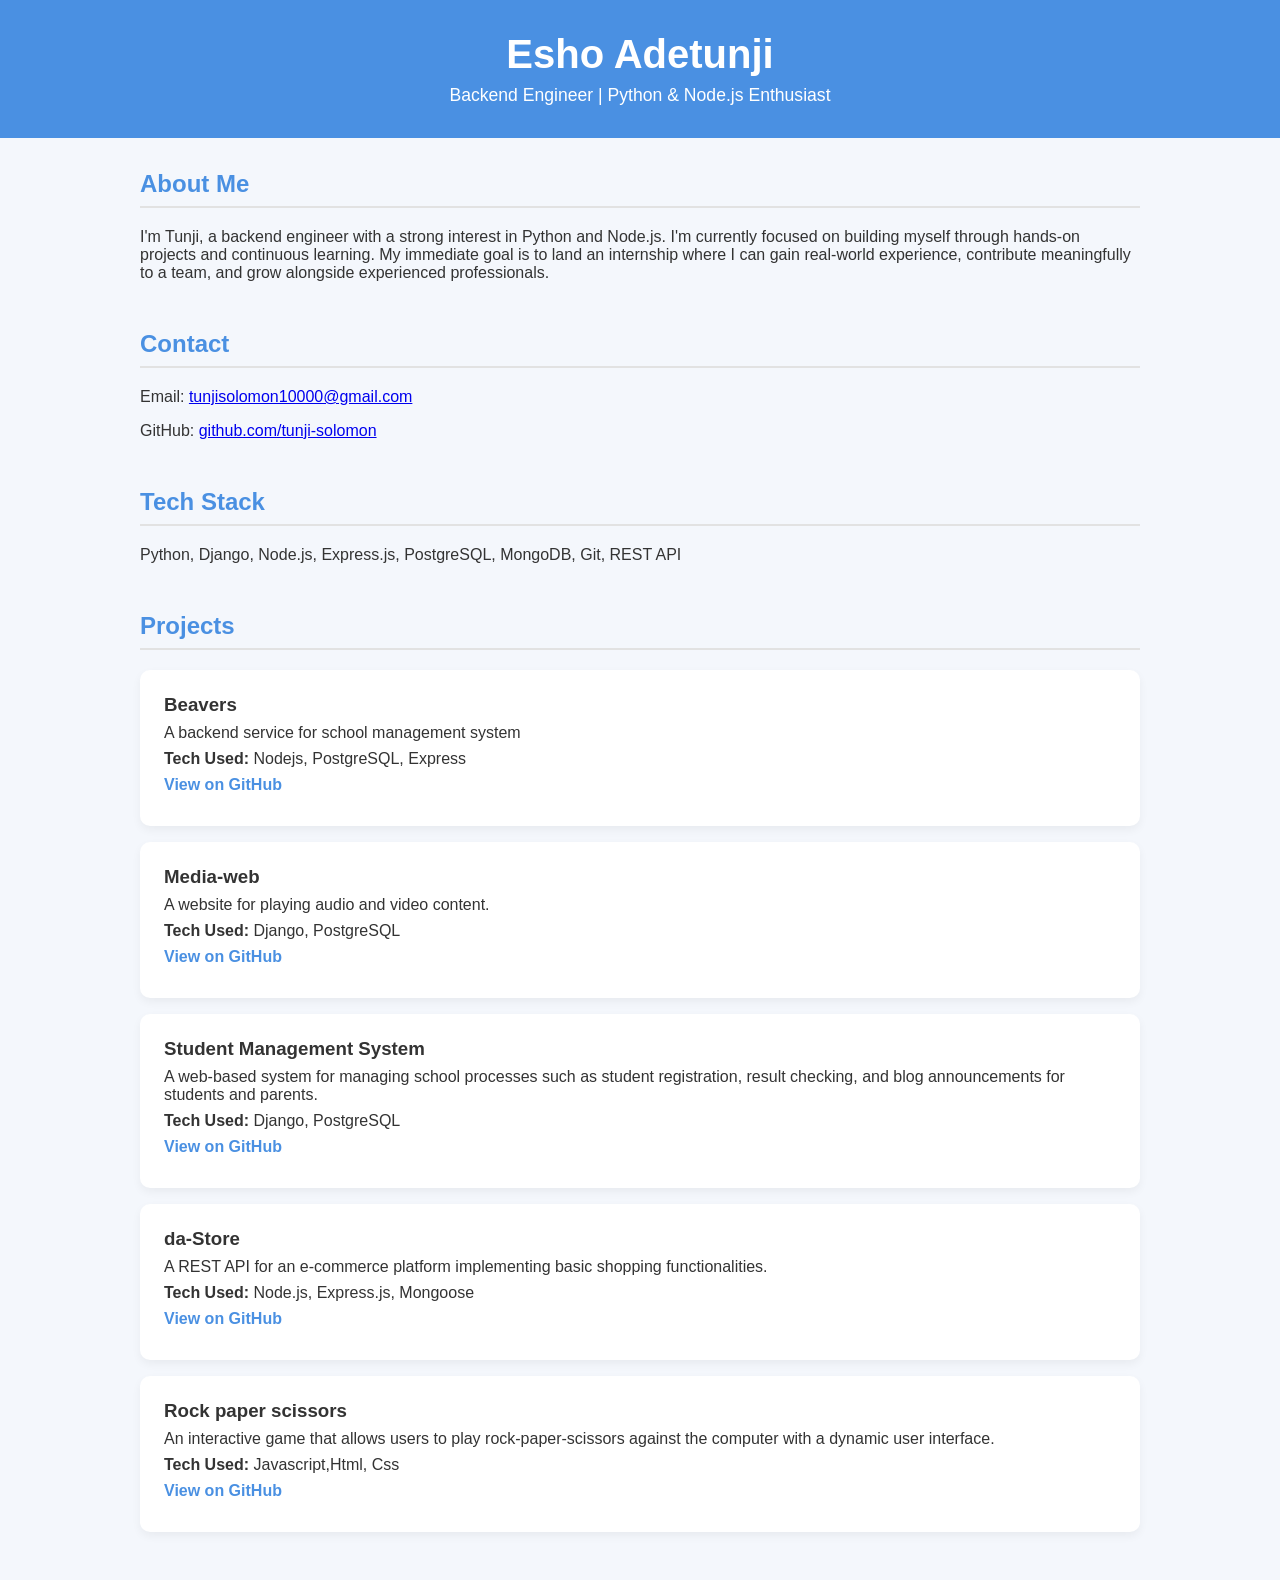
<file: index.html>
<!DOCTYPE html>
<html lang="en">
<head>
  <meta charset="UTF-8" />
  <meta name="viewport" content="width=device-width, initial-scale=1.0" />
  <title>Esho Adetunji | Backend Engineer</title>
  <link rel="stylesheet" href="./style/style.css">
</head>
<body>
    <body>
        <header>
          <h1>Esho Adetunji</h1>
          <p>Backend Engineer | Python & Node.js Enthusiast</p>
        </header>
      
        <div class="container">
          <div class="section">
            <h2>About Me</h2>
            <p>I'm Tunji, a backend engineer with a strong interest in Python and Node.js. I'm currently focused on building myself through hands-on projects and continuous learning. My immediate goal is to land an internship where I can gain real-world experience, contribute meaningfully to a team, and grow alongside experienced professionals.</p>
          </div>
      
          <div class="section">
            <h2>Contact</h2>
            <p>Email: <a href="mailto:tunjisolomon10000@gmail.com">tunjisolomon10000@gmail.com</a></p>
            <p>GitHub: <a href="https://github.com/tunji-solomon" target="_blank">github.com/tunji-solomon</a></p>
          </div>
      
          <div class="section">
            <h2>Tech Stack</h2>
            <p>Python, Django, Node.js, Express.js, PostgreSQL, MongoDB, Git, REST API</p>
          </div>
      
          <div class="section">
            <h2>Projects</h2>

            <div class="project">
              <h3>Beavers</h3>
              <p>A backend service for school management system</p>
              <p><strong>Tech Used:</strong> Nodejs, PostgreSQL, Express</p>
              <p><a href="https://github.com/fapss/beavers-api" target="_blank">View on GitHub</a></p>
            </div>
      
            <div class="project">
              <h3>Media-web</h3>
              <p>A website for playing audio and video content.</p>
              <p><strong>Tech Used:</strong> Django, PostgreSQL</p>
              <p><a href="https://github.com/tunji-solomon/media-app" target="_blank">View on GitHub</a></p>
            </div>
      
            <div class="project">
              <h3>Student Management System</h3>
              <p>A web-based system for managing school processes such as student registration, result checking, and blog announcements for students and parents.</p>
              <p><strong>Tech Used:</strong> Django, PostgreSQL</p>
              <p><a href="https://github.com/tunji-solomon/student-management" target="_blank">View on GitHub</a></p>
            </div>
      
            <div class="project">
              <h3>da-Store</h3>
              <p>A REST API for an e-commerce platform implementing basic shopping functionalities.</p>
              <p><strong>Tech Used:</strong> Node.js, Express.js, Mongoose</p>
              <p><a href="https://github.com/tunji-solomon/da-store" target="_blank">View on GitHub</a></p>
            </div>

            <div class="project">
              <h3>Rock paper scissors</h3>
              <p>An interactive game that allows users to play rock-paper-scissors against the computer with a dynamic user interface.</p>
              <p><strong>Tech Used:</strong> Javascript,Html, Css</p>
              <p><a href="https://github.com/tunji-solomon/rock-paper-scissors-game" target="_blank">View on GitHub</a></p>
            </div>
          </div>
        </div>
</body>
</html>
</file>
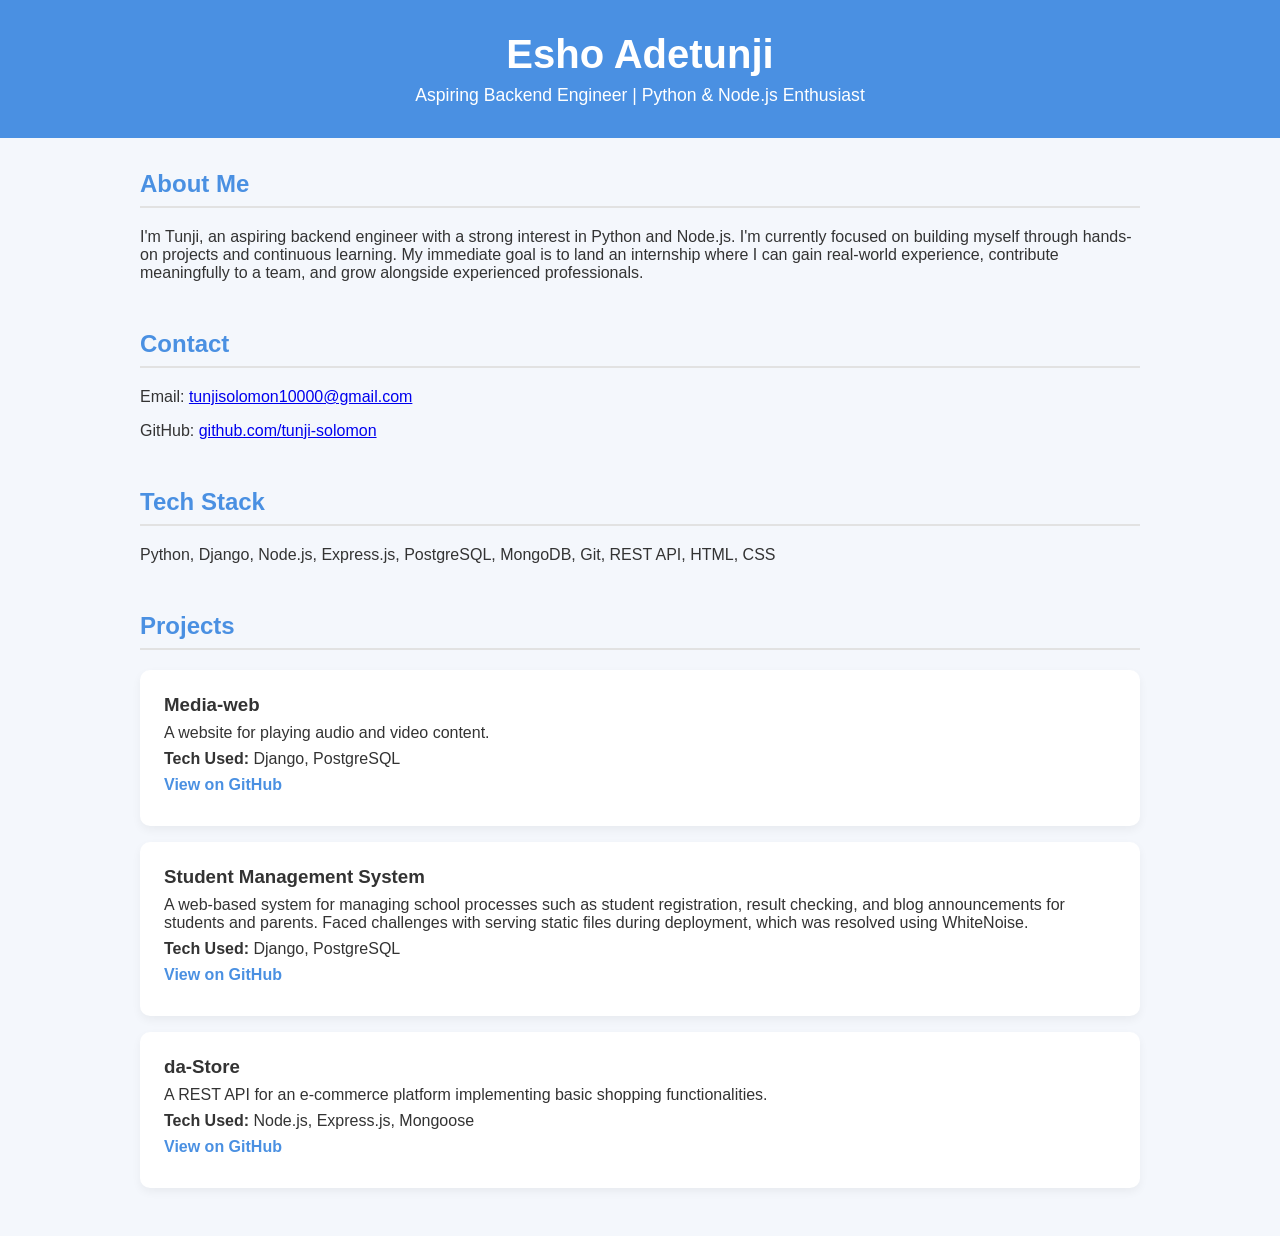
<file: html/index.html>
<!DOCTYPE html>
<html lang="en">
<head>
  <meta charset="UTF-8" />
  <meta name="viewport" content="width=device-width, initial-scale=1.0" />
  <title>Esho Adetunji | Backend Engineer</title>
  <link rel="stylesheet" href="../style/style.css">
</head>
<body>
    <body>
        <header>
          <h1>Esho Adetunji</h1>
          <p>Aspiring Backend Engineer | Python & Node.js Enthusiast</p>
        </header>
      
        <div class="container">
          <div class="section">
            <h2>About Me</h2>
            <p>I'm Tunji, an aspiring backend engineer with a strong interest in Python and Node.js. I'm currently focused on building myself through hands-on projects and continuous learning. My immediate goal is to land an internship where I can gain real-world experience, contribute meaningfully to a team, and grow alongside experienced professionals.</p>
          </div>
      
          <div class="section">
            <h2>Contact</h2>
            <p>Email: <a href="mailto:tunjisolomon10000@gmail.com">tunjisolomon10000@gmail.com</a></p>
            <p>GitHub: <a href="https://github.com/tunji-solomon" target="_blank">github.com/tunji-solomon</a></p>
          </div>
      
          <div class="section">
            <h2>Tech Stack</h2>
            <p>Python, Django, Node.js, Express.js, PostgreSQL, MongoDB, Git, REST API, HTML, CSS</p>
          </div>
      
          <div class="section">
            <h2>Projects</h2>
      
            <div class="project">
              <h3>Media-web</h3>
              <p>A website for playing audio and video content.</p>
              <p><strong>Tech Used:</strong> Django, PostgreSQL</p>
              <p><a href="https://github.com/tunji-solomon/media-app" target="_blank">View on GitHub</a></p>
            </div>
      
            <div class="project">
              <h3>Student Management System</h3>
              <p>A web-based system for managing school processes such as student registration, result checking, and blog announcements for students and parents. Faced challenges with serving static files during deployment, which was resolved using WhiteNoise.</p>
              <p><strong>Tech Used:</strong> Django, PostgreSQL</p>
              <p><a href="https://github.com/tunji-solomon/student-management" target="_blank">View on GitHub</a></p>
            </div>
      
            <div class="project">
              <h3>da-Store</h3>
              <p>A REST API for an e-commerce platform implementing basic shopping functionalities.</p>
              <p><strong>Tech Used:</strong> Node.js, Express.js, Mongoose</p>
              <p><a href="https://github.com/tunji-solomon/da-store" target="_blank">View on GitHub</a></p>
            </div>
          </div>
        </div>
</body>
</html>
</file>
<file: style/style.css>
body {
    font-family: 'Segoe UI', Tahoma, Geneva, Verdana, sans-serif;
    margin: 0;
    padding: 0;
    background-color: #f4f7fc;
    color: #333;
  }

  header {
    background-color: #4a90e2;
    color: white;
    padding: 2rem 1rem;
    text-align: center;
  }

  header h1 {
    margin: 0;
    font-size: 2.5rem;
  }

  header p {
    margin: 0.5rem 0 0;
    font-size: 1.1rem;
  }

  .container {
    max-width: 1000px;
    margin: 2rem auto;
    padding: 0 1rem;
  }

  .section {
    margin-bottom: 3rem;
  }

  .section h2 {
    color: #4a90e2;
    border-bottom: 2px solid #e2e2e2;
    padding-bottom: 0.5rem;
  }

  .project {
    background-color: white;
    padding: 1.5rem;
    margin: 1rem 0;
    border-radius: 10px;
    box-shadow: 0 4px 10px rgba(0, 0, 0, 0.05);
  }

  .project h3 {
    margin: 0;
    color: #333;
  }

  .project p {
    margin: 0.5rem 0;
  }

  .project a {
    color: #4a90e2;
    text-decoration: none;
    font-weight: bold;
  }

  .footer {
    background-color: #4a90e2;
    color: white;
    text-align: center;
    padding: 1rem;
    position: fixed;
    bottom: 0;
    width: 100%;
  }

  @media (max-width: 600px) {
    header h1 {
      font-size: 2rem;
    }
  }
</file>
